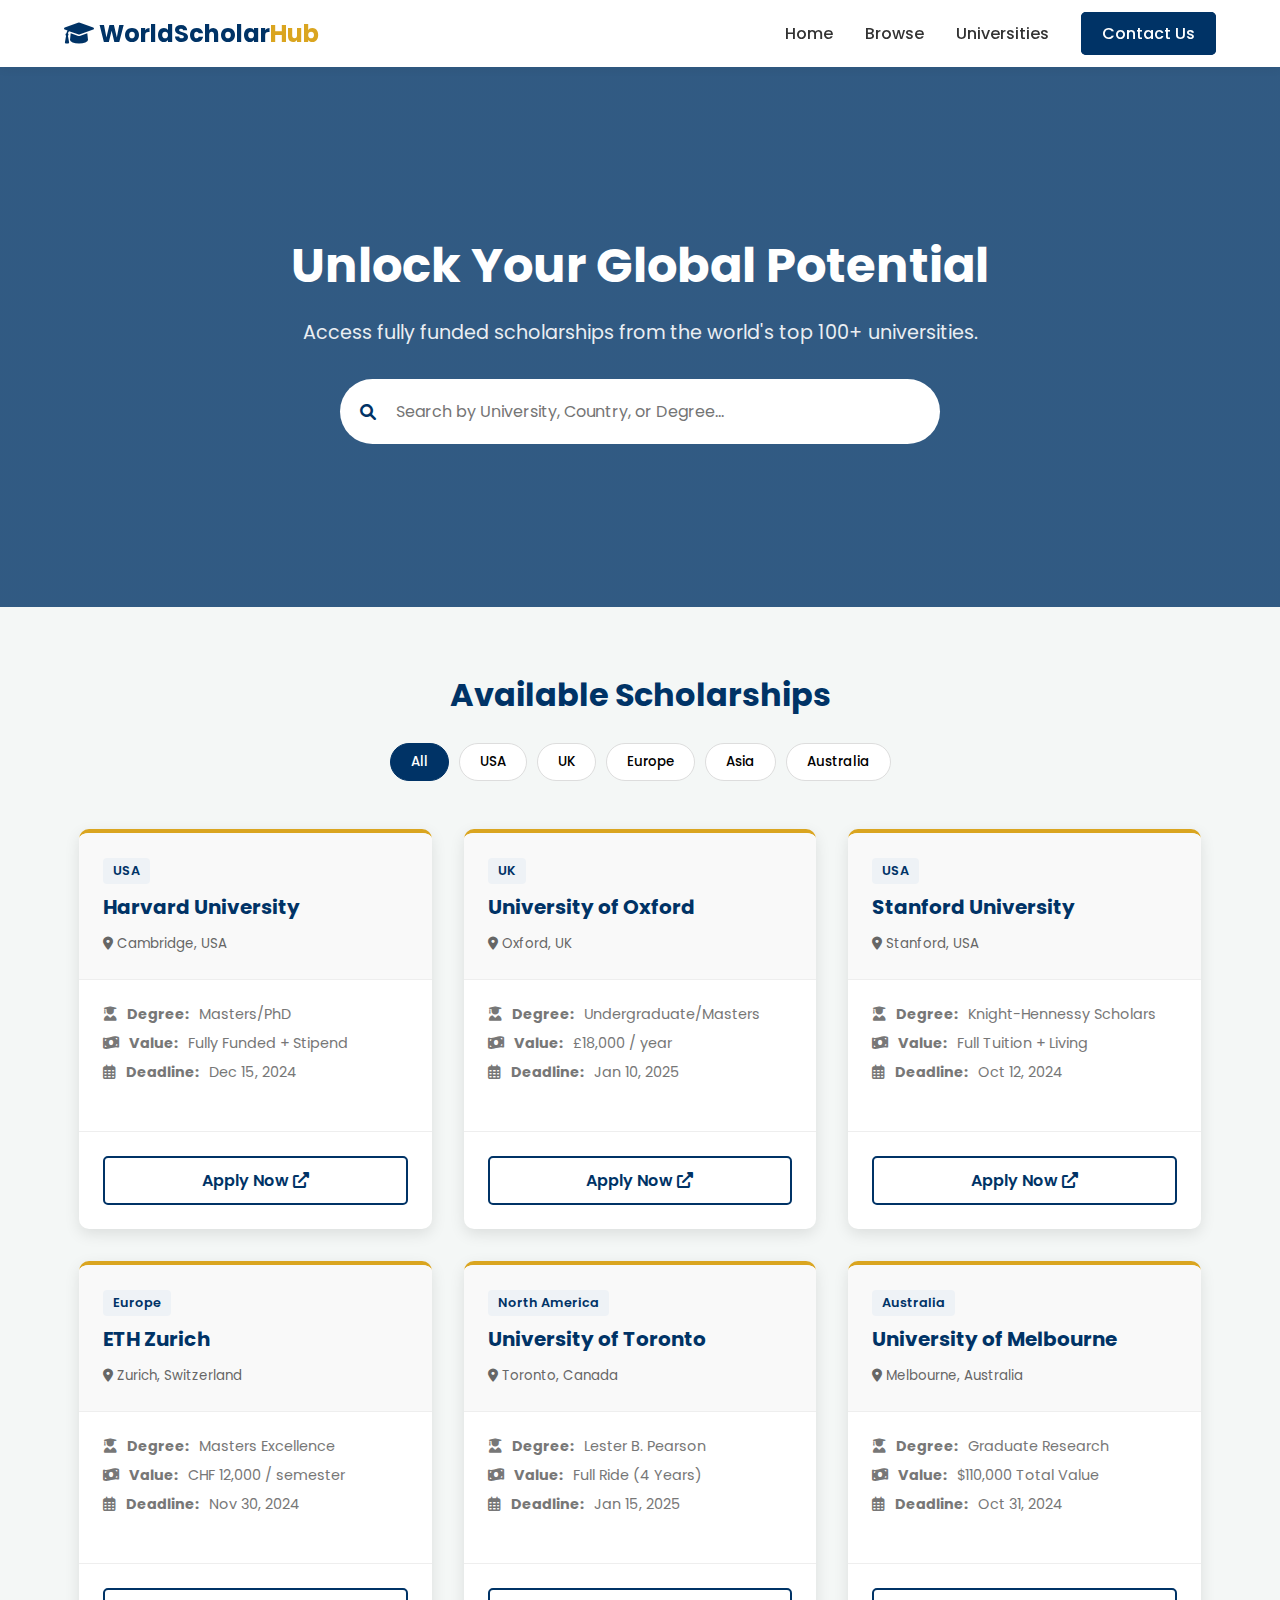
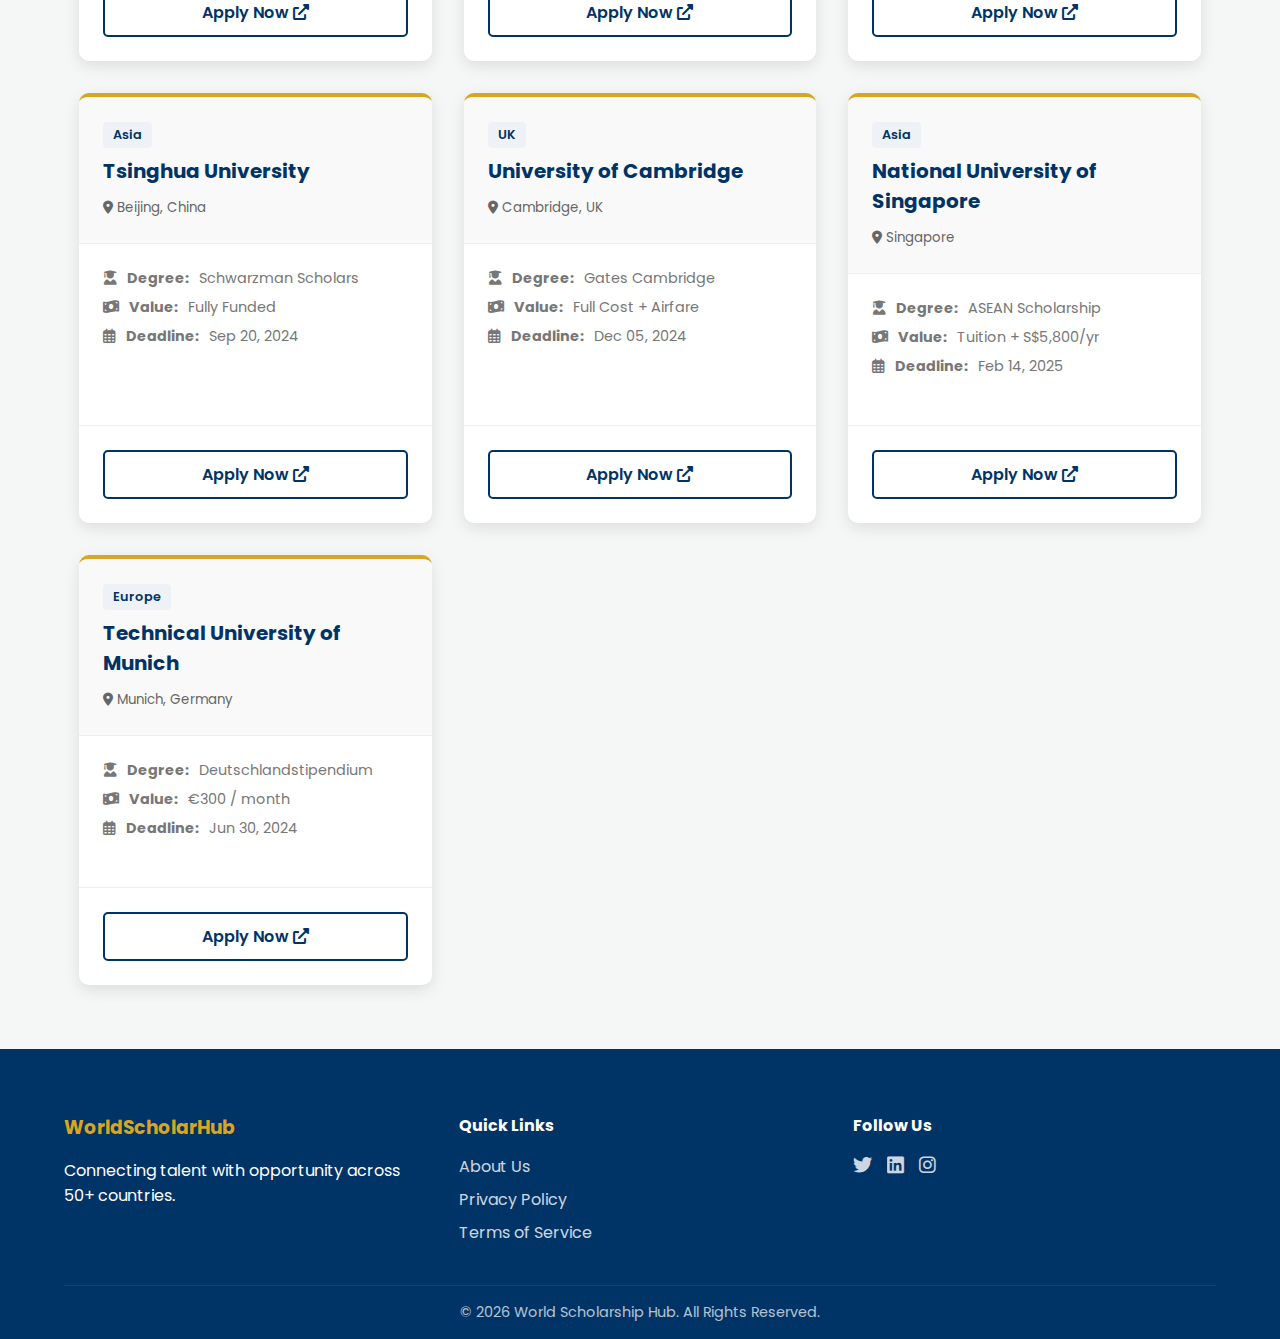
<file: index.html>
<!DOCTYPE html>
<html lang="en">
<head>
    <meta charset="UTF-8">
    <meta name="viewport" content="width=device-width, initial-scale=1.0">
    <title>World Scholarship Hub | Global University Search</title>
    <link href="https://fonts.googleapis.com/css2?family=Poppins:wght@300;400;600;700&display=swap" rel="stylesheet">
    <link rel="stylesheet" href="https://cdnjs.cloudflare.com/ajax/libs/font-awesome/6.0.0/css/all.min.css">
    <link rel="stylesheet" href="styles.css">
</head>
<body>

    <nav class="navbar">
        <div class="logo">
            <i class="fas fa-graduation-cap"></i> WorldScholar<span>Hub</span>
        </div>
        <ul class="nav-links">
            <li><a href="index.html">Home</a></li>
            <li><a href="index.html#scholarships">Browse</a></li>
            <li><a href="universities.html">Universities</a></li>
            <li><a href="contact.html" class="btn-primary">Contact Us</a></li>
        </ul>
        <div class="hamburger">
            <i class="fas fa-bars"></i>
        </div>
    </nav>

    <header class="hero" id="home">
        <div class="hero-content">
            <h1>Unlock Your Global Potential</h1>
            <p>Access fully funded scholarships from the world's top 100+ universities.</p>
            
            <div class="search-container">
                <i class="fas fa-search"></i>
                <input type="text" id="searchInput" placeholder="Search by University, Country, or Degree...">
            </div>
        </div>
    </header>

    <section class="main-content" id="scholarships">
        <div class="container">
            <div class="section-header">
                <h2>Available Scholarships</h2>
                <div class="filter-buttons">
                    <button class="filter-btn active" data-filter="all">All</button>
                    <button class="filter-btn" data-filter="USA">USA</button>
                    <button class="filter-btn" data-filter="UK">UK</button>
                    <button class="filter-btn" data-filter="Europe">Europe</button>
                    <button class="filter-btn" data-filter="Asia">Asia</button>
                    <button class="filter-btn" data-filter="Australia">Australia</button>
                </div>
            </div>

            <div class="scholarship-grid" id="scholarshipGrid">
                </div>
            
            <div id="noResults" class="hidden">
                <p>No scholarships found matching your criteria.</p>
            </div>
        </div>
    </section>

    <footer>
        <div class="footer-content">
            <div class="footer-col">
                <h3>WorldScholarHub</h3>
                <p>Connecting talent with opportunity across 50+ countries.</p>
            </div>
            <div class="footer-col">
                <h4>Quick Links</h4>
                <a href="#">About Us</a>
                <a href="#">Privacy Policy</a>
                <a href="#">Terms of Service</a>
            </div>
            <div class="footer-col">
                <h4>Follow Us</h4>
                <div class="socials">
                    <a href="#"><i class="fab fa-twitter"></i></a>
                    <a href="#"><i class="fab fa-linkedin"></i></a>
                    <a href="#"><i class="fab fa-instagram"></i></a>
                </div>
            </div>
        </div>
        <div class="footer-bottom">
            <p>&copy; 2026 World Scholarship Hub. All Rights Reserved.</p>
        </div>
    </footer>

    <script src="script.js"></script>
</body>
</html>
</file>
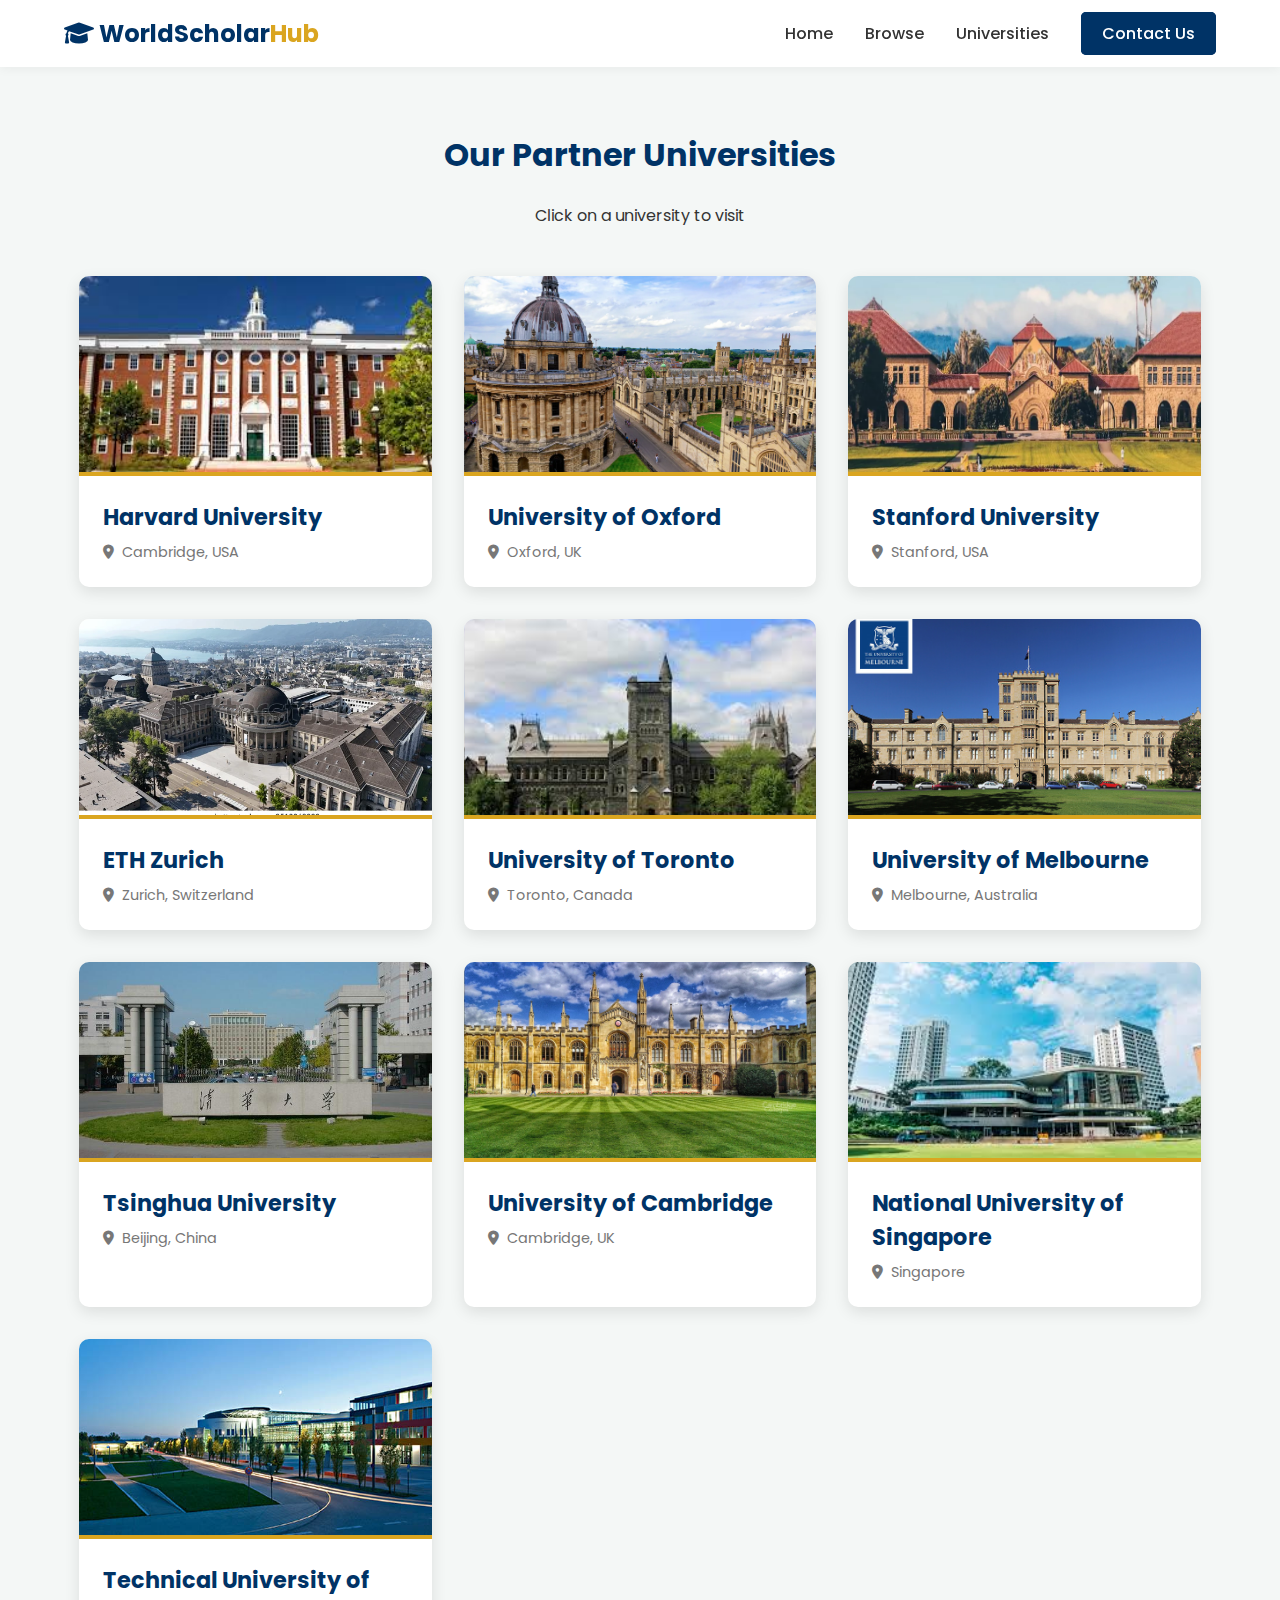
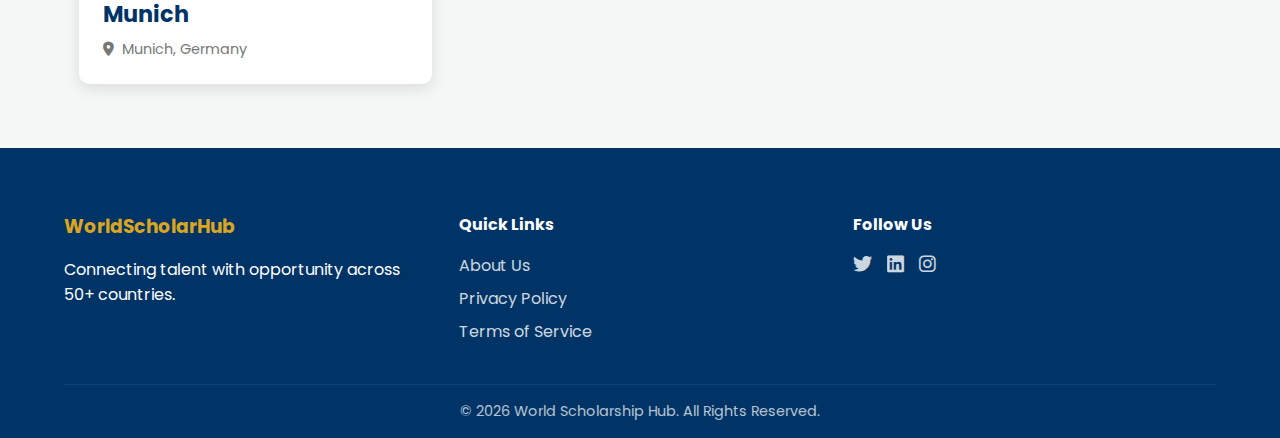
<file: universities.html>
<!DOCTYPE html>
<html lang="en">
<head>
    <meta charset="UTF-8">
    <meta name="viewport" content="width=device-width, initial-scale=1.0">
    <title>Universities | World Scholarship Hub</title>
    <link href="https://fonts.googleapis.com/css2?family=Poppins:wght@300;400;600;700&display=swap" rel="stylesheet">
    <link rel="stylesheet" href="https://cdnjs.cloudflare.com/ajax/libs/font-awesome/6.0.0/css/all.min.css">
    <link rel="stylesheet" href="styles.css"> 
</head>
<body>

    <nav class="navbar">
        <div class="logo">
            <i class="fas fa-graduation-cap"></i> WorldScholar<span>Hub</span>
        </div>
        <ul class="nav-links">
            <li><a href="index.html">Home</a></li>
            <li><a href="index.html#scholarships">Browse</a></li>
            <li><a href="universities.html">Universities</a></li>
            <li><a href="contact.html" class="btn-primary">Contact Us</a></li>
        </ul>
        <div class="hamburger">
            <i class="fas fa-bars"></i>
        </div>
    </nav>

    <section class="main-content">
        <div class="container">
            <div class="section-header">
                <h2>Our Partner Universities</h2>
                <p>Click on a university to visit</p>
            </div>

            <div class="uni-grid">
                <a href="https://college.harvard.edu/financial-aid" target="_blank" class="uni-card">
                    <div class="uni-image" style="background-image: url('harv.jpg');"></div>
                    <div class="uni-info">
                        <h3>Harvard University</h3>
                        <p><i class="fas fa-map-marker-alt"></i> Cambridge, USA</p>
                    </div>
                </a>

                <a href="https://www.ox.ac.uk/admissions/undergraduate/fees-and-funding" target="_blank" class="uni-card">
                    <div class="uni-image" style="background-image: url('oxford.webp');"></div>
                    <div class="uni-info">
                        <h3>University of Oxford</h3>
                        <p><i class="fas fa-map-marker-alt"></i> Oxford, UK</p>
                    </div>
                </a>

                <a href="https://knight-hennessy.stanford.edu/" target="_blank" class="uni-card">
                    <div class="uni-image" style="background-image: url('stand.webp');"></div>
                    <div class="uni-info">
                        <h3>Stanford University</h3>
                        <p><i class="fas fa-map-marker-alt"></i> Stanford, USA</p>
                    </div>
                </a>

                <a href="https://ethz.ch/students/en/studies/financial.html" target="_blank" class="uni-card">
                    <div class="uni-image" style="background-image: url('eth.webp');"></div>
                    <div class="uni-info">
                        <h3>ETH Zurich</h3>
                        <p><i class="fas fa-map-marker-alt"></i> Zurich, Switzerland</p>
                    </div>
                </a>

                <a href="https://future.utoronto.ca/pearson/about/" target="_blank" class="uni-card">
                    <div class="uni-image" style="background-image: url('toronto.jpg');"></div>
                    <div class="uni-info">
                        <h3>University of Toronto</h3>
                        <p><i class="fas fa-map-marker-alt"></i> Toronto, Canada</p>
                    </div>
                </a>
                
                <a href="https://scholarships.unimelb.edu.au/" target="_blank" class="uni-card">
                    <div class="uni-image" style="background-image: url('Melbourne.jpg');"></div>
                    <div class="uni-info">
                        <h3>University of Melbourne</h3>
                        <p><i class="fas fa-map-marker-alt"></i> Melbourne, Australia</p>
                    </div>
                </a>

                <a href="https://www.schwarzmanscholars.org/" target="_blank" class="uni-card">
                    <div class="uni-image" style="background-image: url('Tsinghua.jpeg');"></div>
                    <div class="uni-info">
                        <h3>Tsinghua University</h3>
                        <p><i class="fas fa-map-marker-alt"></i> Beijing, China</p>
                    </div>
                </a>

                <a href="https://www.gatescambridge.org/" target="_blank" class="uni-card">
                    <div class="uni-image" style="background-image: url('cambridge.jpg');"></div>
                    <div class="uni-info">
                        <h3>University of Cambridge</h3>
                        <p><i class="fas fa-map-marker-alt"></i> Cambridge, UK</p>
                    </div>
                </a>
                
                <a href="https://www.nus.edu.sg/oam/scholarships" target="_blank" class="uni-card">
                    <div class="uni-image" style="background-image: url('singapur.jpg');"></div>
                    <div class="uni-info">
                        <h3>National University of Singapore</h3>
                        <p><i class="fas fa-map-marker-alt"></i> Singapore</p>
                    </div>
                </a>
                
                <a href="https://www.tum.de/en/studies/fees-and-financial-aid/scholarships" target="_blank" class="uni-card">
                    <div class="uni-image" style="background-image: url('germnay.jpg');"></div>
                    <div class="uni-info">
                        <h3>Technical University of Munich</h3>
                        <p><i class="fas fa-map-marker-alt"></i> Munich, Germany</p>
                    </div>
                </a>

            </div>
        </div>
    </section>

    <footer>
        <div class="footer-content">
            <div class="footer-col">
                <h3>WorldScholarHub</h3>
                <p>Connecting talent with opportunity across 50+ countries.</p>
            </div>
            <div class="footer-col">
                <h4>Quick Links</h4>
                <a href="#">About Us</a>
                <a href="#">Privacy Policy</a>
                <a href="#">Terms of Service</a>
            </div>
            <div class="footer-col">
                <h4>Follow Us</h4>
                <div class="socials">
                    <a href="#"><i class="fab fa-twitter"></i></a>
                    <a href="#"><i class="fab fa-linkedin"></i></a>
                    <a href="#"><i class="fab fa-instagram"></i></a>
                </div>
            </div>
        </div>
        <div class="footer-bottom">
            <p>&copy; 2026 World Scholarship Hub. All Rights Reserved.</p>
        </div>
    </footer>

</body>
</html>
</file>
<file: styles.css>
/*
|--------------------------------------------------------------------------
| WorldScholarHub Stylesheet - Consolidated Version
|--------------------------------------------------------------------------
| This file contains all global, index-page, university-page, and contact-page styles.
*/

/* --- 1. CSS Variables & Reset --- */
:root {
    --primary-color: #003366; /* Deep Blue */
    --secondary-color: #DAA520; /* Gold */
    --accent-color: #0056b3;
    --text-dark: #333333;
    --text-light: #777777;
    --bg-light: #f4f7f6;
    --white: #ffffff;
    --shadow: 0 5px 15px rgba(0, 0, 0, 0.1);
    --transition: all 0.3s ease;
}

* {
    margin: 0;
    padding: 0;
    box-sizing: border-box;
    font-family: 'Poppins', sans-serif;
}

body {
    background-color: var(--bg-light);
    color: var(--text-dark);
}

a {
    text-decoration: none;
    color: inherit;
}

/* Base container for all content */
.container {
    max-width: 1200px;
    margin: 0 auto;
    padding: 0 15px;
}

/* --- 2. Global Components (Navbar, Buttons, Footer) --- */

/* Navigation */
.navbar {
    display: flex;
    justify-content: space-between;
    align-items: center;
    padding: 1rem 5%;
    background-color: var(--white);
    box-shadow: 0 2px 10px rgba(0,0,0,0.05);
    position: sticky;
    top: 0;
    z-index: 1000;
}

.logo {
    font-size: 1.5rem;
    font-weight: 700;
    color: var(--primary-color);
}

.logo span {
    color: var(--secondary-color);
}

.nav-links {
    display: flex;
    list-style: none;
    gap: 2rem;
}

.nav-links a {
    font-weight: 500;
    transition: var(--transition);
}

.nav-links a:hover {
    color: var(--secondary-color);
}

/* Primary Button */
.btn-primary {
    background-color: var(--primary-color);
    color: var(--white) !important;
    padding: 0.5rem 1.2rem;
    border-radius: 5px;
    transition: var(--transition);
    border: 2px solid var(--primary-color); /* Added border for consistency */
}

.btn-primary:hover {
    background-color: var(--accent-color);
    transform: translateY(-2px);
    border-color: var(--accent-color);
}

.hamburger {
    display: none;
    font-size: 1.5rem;
    cursor: pointer;
}

/* Main Content Area */
.main-content {
    padding: 4rem 5%;
    min-height: 70vh; /* Ensure content sections push footer down */
}

.section-header {
    text-align: center;
    margin-bottom: 3rem;
}

.section-header h2 {
    font-size: 2rem;
    color: var(--primary-color);
    margin-bottom: 1.5rem;
}

/* Footer */
footer {
    background: var(--primary-color);
    color: var(--white);
    padding: 4rem 5% 1rem;
}

.footer-content {
    display: grid;
    grid-template-columns: repeat(auto-fit, minmax(200px, 1fr));
    gap: 2rem;
    margin-bottom: 2rem;
}

.footer-col h3 { color: var(--secondary-color); margin-bottom: 1rem; }
.footer-col h4 { margin-bottom: 1rem; }
.footer-col a { display: block; margin-bottom: 0.5rem; opacity: 0.8; transition: var(--transition); }
.footer-col a:hover { opacity: 1; color: var(--secondary-color); }

.socials { display: flex; gap: 15px; }
.socials i { font-size: 1.2rem; }

.footer-bottom {
    text-align: center;
    border-top: 1px solid rgba(255,255,255,0.1);
    padding-top: 1rem;
    font-size: 0.9rem;
    opacity: 0.7;
}

/* --- 3. Index Page Styles (Hero, Search, Scholarship Grid) --- */

/* Hero Section */
.hero {
    height: 60vh;
    background: linear-gradient(rgba(0,51,102,0.8), rgba(0,51,102,0.8)), url('https://images.unsplash.com/photo-1523050854058-8df90110c9f1?ixlib=rb-1.2.1&auto=format&fit=crop&w=1950&q=80');
    background-size: cover;
    background-position: center;
    display: flex;
    justify-content: center;
    align-items: center;
    text-align: center;
    color: var(--white);
    padding: 0 20px;
}

.hero h1 {
    font-size: 3rem;
    margin-bottom: 1rem;
}

.hero p {
    font-size: 1.2rem;
    margin-bottom: 2rem;
    opacity: 0.9;
}

.search-container {
    background: var(--white);
    padding: 10px 20px;
    border-radius: 50px;
    display: flex;
    align-items: center;
    width: 100%;
    max-width: 600px;
    margin: 0 auto;
}

.search-container input {
    border: none;
    outline: none;
    width: 100%;
    padding: 10px;
    font-size: 1rem;
    margin-left: 10px;
}

.search-container i {
    color: var(--primary-color);
}

/* Filters */
.filter-buttons {
    display: flex;
    justify-content: center;
    flex-wrap: wrap;
    gap: 10px;
}

.filter-btn {
    background: var(--white);
    border: 1px solid #ddd;
    padding: 8px 20px;
    border-radius: 20px;
    cursor: pointer;
    font-weight: 500;
    transition: var(--transition);
}

.filter-btn:hover, .filter-btn.active {
    background: var(--primary-color);
    color: var(--white);
    border-color: var(--primary-color);
}

/* Grid & Cards */
.scholarship-grid {
    display: grid;
    grid-template-columns: repeat(auto-fit, minmax(300px, 1fr));
    gap: 2rem;
}

.card {
    background: var(--white);
    border-radius: 10px;
    overflow: hidden;
    box-shadow: var(--shadow);
    transition: var(--transition);
    border-top: 4px solid var(--secondary-color);
    display: flex;
    flex-direction: column;
}

.card:hover {
    transform: translateY(-10px);
    box-shadow: 0 15px 30px rgba(0,0,0,0.15);
}

.card-header {
    background: #f9f9f9;
    padding: 1.5rem;
    border-bottom: 1px solid #eee;
}

.uni-badge {
    background: #eef2f6;
    color: var(--primary-color);
    padding: 4px 10px;
    border-radius: 4px;
    font-size: 0.8rem;
    font-weight: 600;
    display: inline-block;
    margin-bottom: 0.5rem;
}

.card-body {
    padding: 1.5rem;
    flex-grow: 1;
}

.card-title {
    font-size: 1.25rem;
    margin-bottom: 0.5rem;
    color: var(--primary-color);
}

.card-info {
    font-size: 0.9rem;
    color: var(--text-light);
    margin-bottom: 1.5rem;
}

.card-info li {
    list-style: none;
    margin-bottom: 8px;
    display: flex;
    align-items: center;
    gap: 10px;
}

.card-footer {
    padding: 1.5rem;
    border-top: 1px solid #eee;
    text-align: center;
}

.btn-apply {
    display: block;
    width: 100%;
    padding: 10px;
    background: var(--white);
    color: var(--primary-color);
    border: 2px solid var(--primary-color);
    border-radius: 5px;
    font-weight: 600;
    transition: var(--transition);
}

.btn-apply:hover {
    background: var(--primary-color);
    color: var(--white);
}

.hidden {
    display: none;
}

/* --- 4. Universities Page Styles --- */

.uni-grid {
    display: grid;
    grid-template-columns: repeat(auto-fit, minmax(300px, 1fr));
    gap: 2rem;
    margin-top: 3rem;
}

.uni-card {
    display: block;
    background: var(--white);
    border-radius: 10px;
    overflow: hidden;
    box-shadow: var(--shadow);
    transition: transform 0.3s ease, box-shadow 0.3s ease;
    text-decoration: none;
    color: var(--text-dark);
}

.uni-card:hover {
    transform: translateY(-5px);
    box-shadow: 0 10px 25px rgba(0, 51, 102, 0.2); /* Primary color shadow */
}

.uni-image {
    height: 200px;
    background-size: cover;
    background-position: center;
    transition: transform 0.5s ease;
    border-bottom: 4px solid var(--secondary-color);
}

.uni-card:hover .uni-image {
    transform: scale(1.05); /* Hover effect on the image */
}

.uni-info {
    padding: 1.5rem;
}

.uni-info h3 {
    font-size: 1.4rem;
    color: var(--primary-color);
    margin-bottom: 0.5rem;
}

.uni-info p {
    font-size: 0.9rem;
    color: var(--text-light);
    display: flex;
    align-items: center;
    gap: 8px;
}

/* --- 5. Contact Page Styles --- */

.contact-card {
    display: flex;
    background: var(--white);
    border-radius: 10px;
    box-shadow: var(--shadow);
    margin-top: 3rem;
    overflow: hidden;
}

.contact-info {
    flex: 1;
    background: var(--primary-color);
    color: var(--white);
    padding: 3rem;
    display: flex;
    flex-direction: column;
    gap: 1.5rem;
    justify-content: center;
}

.contact-info h3 {
    font-size: 1.8rem;
    color: var(--secondary-color);
    margin-bottom: 1rem;
}

.contact-info p {
    font-size: 1rem;
    display: flex;
    align-items: flex-start;
    gap: 10px;
    line-height: 1.5;
}

.contact-form {
    flex: 1.5;
    padding: 3rem;
    background: #fcfcfc;
}

.form-group {
    margin-bottom: 1.5rem;
}

.form-group label {
    display: block;
    font-weight: 600;
    margin-bottom: 0.5rem;
    color: var(--primary-color);
}

.form-group input,
.form-group textarea,
.form-group select {
    width: 100%;
    padding: 12px;
    border: 1px solid #ddd;
    border-radius: 5px;
    font-size: 1rem;
    transition: border-color 0.3s ease;
}

.form-group input:focus,
.form-group textarea:focus,
.form-group select:focus {
    border-color: var(--secondary-color);
    outline: none;
    box-shadow: 0 0 0 2px rgba(218, 165, 32, 0.2);
}

.form-submit-btn {
    width: 100%;
    border: none;
    cursor: pointer;
    font-size: 1.1rem;
    text-transform: uppercase;
}

.socials-contact h4 {
    margin-top: 1rem;
    color: var(--white);
}
.socials-contact a {
    font-size: 1.5rem;
    margin-right: 15px;
    color: var(--white);
    opacity: 0.8;
}
.socials-contact a:hover {
    color: var(--secondary-color);
    opacity: 1;
}

/* --- 6. Media Queries --- */

@media (max-width: 992px) {
    /* Contact Page Layout */
    .contact-card {
        flex-direction: column;
    }
    .contact-info {
        padding: 2rem;
    }
    .contact-form {
        padding: 2rem;
    }
}

@media (max-width: 768px) {
    /* Global Navigation */
    .nav-links {
        display: none; /* For mobile menu toggle */
    }
    .hamburger { display: block; }
    
    /* Index Page */
    .hero h1 { font-size: 2rem; }
    
    .scholarship-grid {
        grid-template-columns: 1fr;
    }

    /* Universities Page */
    .uni-grid {
        grid-template-columns: 1fr;
    }
}
</file>
